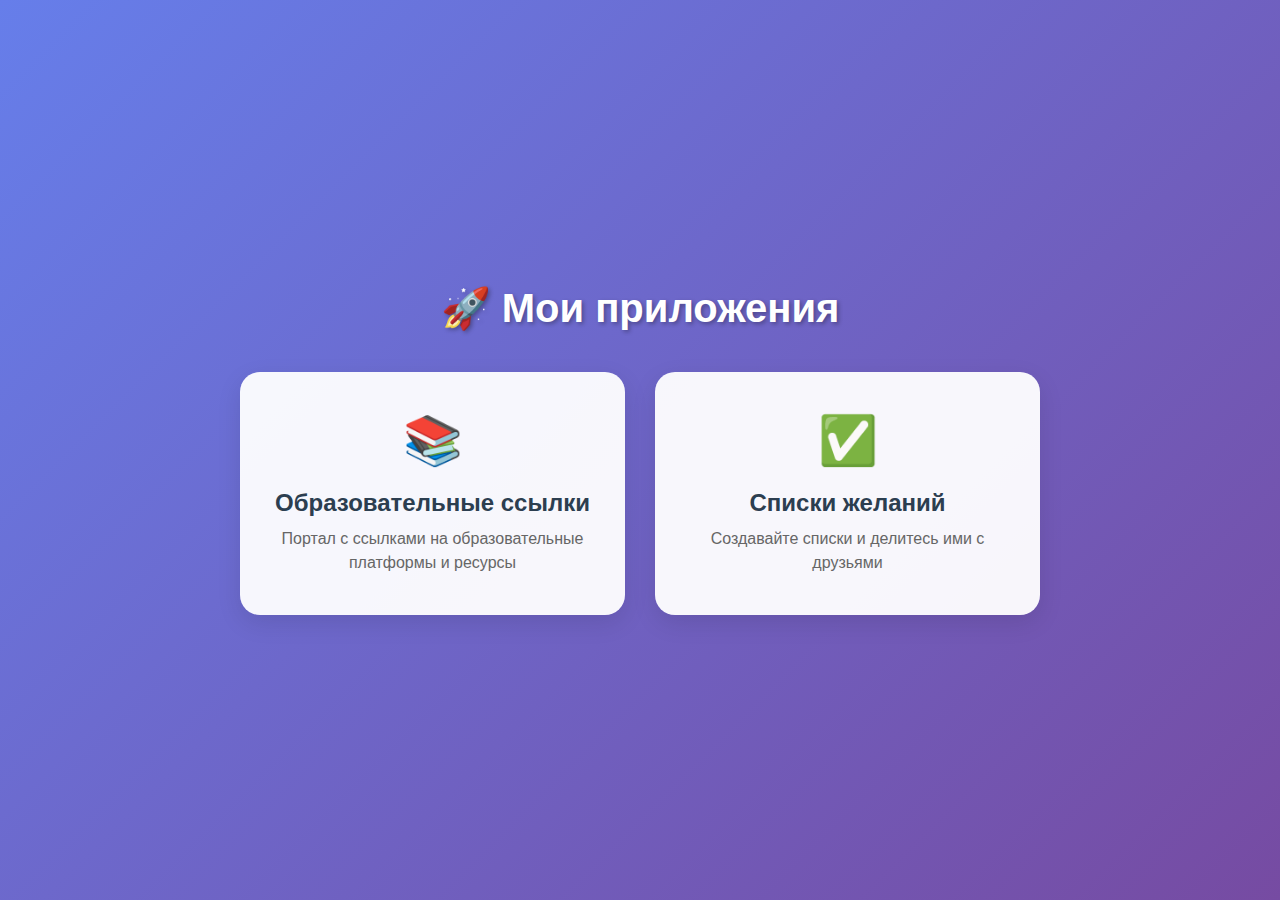
<file: index.html>
<!DOCTYPE html>
<html lang="ru">
<head>
    <meta charset="UTF-8">
    <meta name="viewport" content="width=device-width, initial-scale=1.0">
    <title>Мои приложения</title>
    <style>
        * {
            margin: 0;
            padding: 0;
            box-sizing: border-box;
        }
        body {
            font-family: -apple-system, BlinkMacSystemFont, 'Segoe UI', sans-serif;
            background: linear-gradient(135deg, #667eea 0%, #764ba2 100%);
            min-height: 100vh;
            display: flex;
            align-items: center;
            justify-content: center;
            padding: 20px;
        }
        .portal-container {
            text-align: center;
            color: white;
        }
        .portal-title {
            font-size: 2.5rem;
            margin-bottom: 40px;
            text-shadow: 2px 2px 4px rgba(0,0,0,0.3);
        }
        .apps-grid {
            display: grid;
            grid-template-columns: repeat(auto-fit, minmax(300px, 1fr));
            gap: 30px;
            max-width: 800px;
            margin: 0 auto;
        }
        .app-card {
            background: rgba(255,255,255,0.95);
            border-radius: 20px;
            padding: 40px 30px;
            text-decoration: none;
            color: #333;
            transition: all 0.3s ease;
            box-shadow: 0 8px 25px rgba(0,0,0,0.1);
        }
        .app-card:hover {
            transform: translateY(-10px);
            box-shadow: 0 15px 35px rgba(0,0,0,0.2);
        }
        .app-icon {
            font-size: 3rem;
            margin-bottom: 20px;
        }
        .app-name {
            font-size: 1.5rem;
            font-weight: 600;
            margin-bottom: 10px;
            color: #2c3e50;
        }
        .app-description {
            color: #666;
            line-height: 1.5;
        }
    </style>
</head>
<body>
    <div class="portal-container">
        <h1 class="portal-title">🚀 Мои приложения</h1>
        <div class="apps-grid">
            <a href="links-app/index.html" class="app-card">
                <div class="app-icon">📚</div>
                <h2 class="app-name">Образовательные ссылки</h2>
                <p class="app-description">Портал с ссылками на образовательные платформы и ресурсы</p>
            </a>
            
            <a href="todo-app/index.html" class="app-card">
                <div class="app-icon">✅</div>
                <h2 class="app-name">Списки желаний</h2>
                <p class="app-description">Создавайте списки и делитесь ими с друзьями</p>
            </a>
        </div>
    </div>
</body>
</html>
</file>
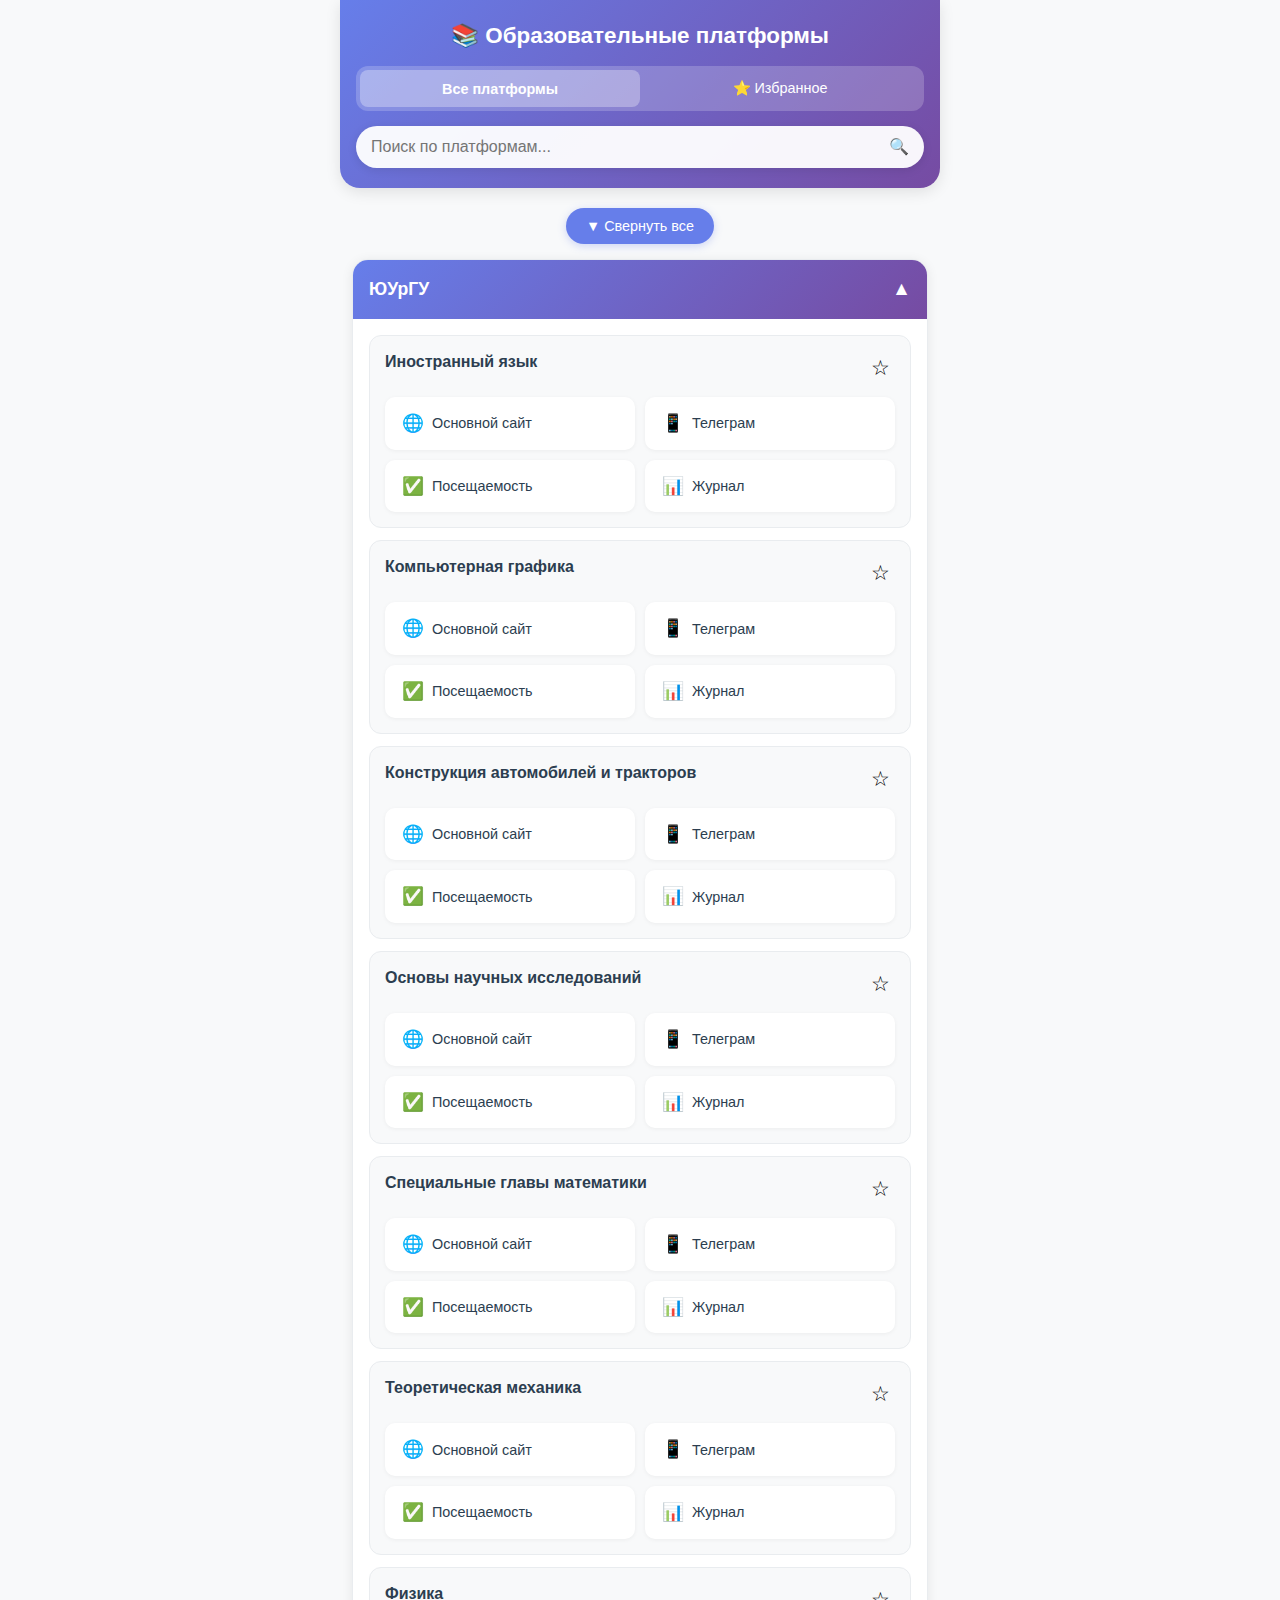
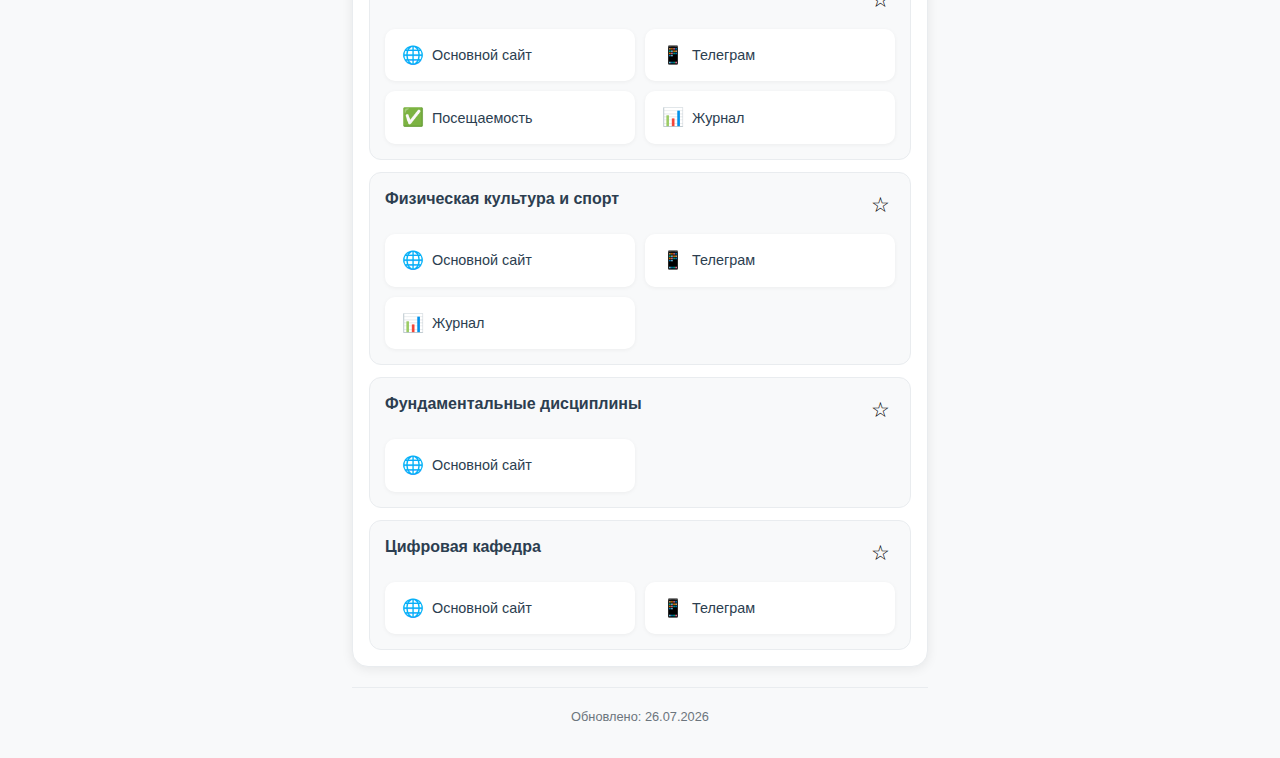
<file: links-app/index.html>
<!DOCTYPE html>
<html lang="ru">
<head>
    <meta charset="UTF-8">
    <meta name="viewport" content="width=device-width, initial-scale=1.0">
    <title>Educational Platforms</title>
    <link rel="stylesheet" href="style.css">
    <meta name="viewport" content="width=device-width, initial-scale=1.0, maximum-scale=1.0, user-scalable=no">
</head>
<body>
    <div class="container">
        <header class="header">
            <h1 class="title">📚 Образовательные платформы</h1>
            <div class="tabs">
                <button class="tab-btn active" data-tab="all">Все платформы</button>
                <button class="tab-btn" data-tab="favorites">⭐ Избранное</button>
            </div>
            <div class="search-container">
                <input type="text" id="searchInput" class="search-input" placeholder="Поиск по платформам...">
                <span class="search-icon">🔍</span>
            </div>
        </header>

        <div class="controls">
            <button id="toggleAll" class="btn-toggle">▼ Свернуть все</button>
        </div>

        <main id="platformsContainer" class="platforms-container">
            <div class="loading">Загрузка данных...</div>
        </main>

        <footer class="footer">
            <p>Обновлено: <span id="lastUpdate"></span></p>
        </footer>
    </div>

    <script src="script.js"></script>
</body>
</html>
</file>
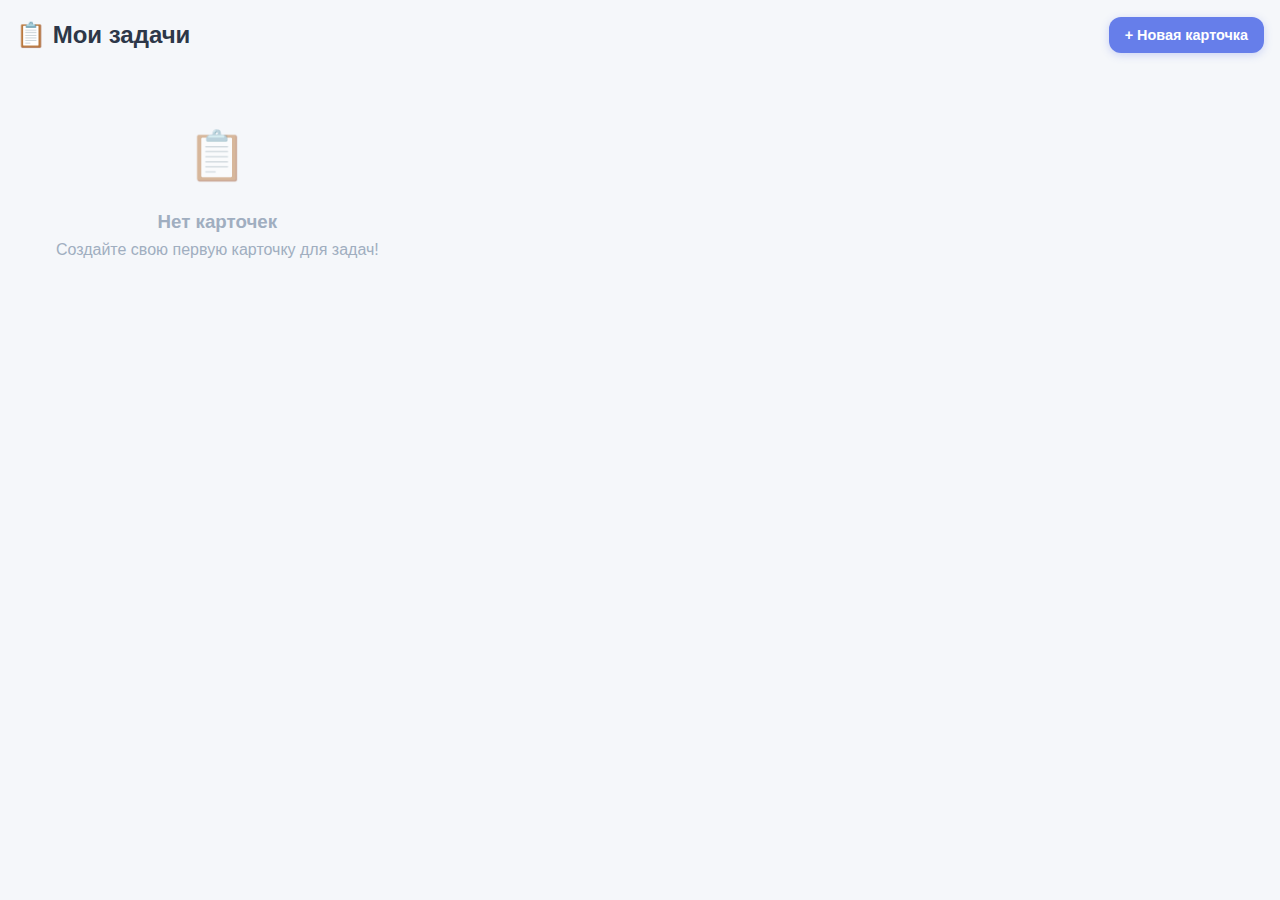
<file: todo-app/index.html>
<!DOCTYPE html>
<html lang="ru">
<head>
    <meta charset="UTF-8">
    <meta name="viewport" content="width=device-width, initial-scale=1.0">
    <title>Мои задачи</title>
    <link rel="stylesheet" href="style.css">
</head>
<body>
    <div class="app">
        <!-- Шапка -->
        <header class="header">
            <h1 class="title">📋 Мои задачи</h1>
            <button class="add-card-btn" id="addCardBtn">+ Новая карточка</button>
        </header>

        <!-- Основной контент -->
        <main class="main">
            <div class="cards-container" id="cardsContainer">
                <!-- Карточки будут добавляться здесь -->
            </div>
        </main>

        <!-- Модальное окно добавления карточки -->
        <div class="modal" id="cardModal">
            <div class="modal-content">
                <h3>Создать новую карточку</h3>
                <input type="text" id="cardTitleInput" placeholder="Название карточки" class="modal-input">
                <div class="modal-actions">
                    <button class="btn-secondary" id="cancelCardBtn">Отмена</button>
                    <button class="btn-primary" id="saveCardBtn">Создать</button>
                </div>
            </div>
        </div>

        <!-- Модальное окно добавления задачи -->
        <div class="modal" id="taskModal">
            <div class="modal-content">
                <h3>Добавить задачу</h3>
                <input type="text" id="taskTextInput" placeholder="Текст задачи" class="modal-input">
                <div class="modal-actions">
                    <button class="btn-secondary" id="cancelTaskBtn">Отмена</button>
                    <button class="btn-primary" id="saveTaskBtn">Добавить</button>
                </div>
            </div>
        </div>

        <!-- Модальное окно добавления подзадачи -->
        <div class="modal" id="subtaskModal">
            <div class="modal-content">
                <h3>Добавить подзадачу</h3>
                <input type="text" id="subtaskTextInput" placeholder="Текст подзадачи" class="modal-input">
                <div class="modal-actions">
                    <button class="btn-secondary" id="cancelSubtaskBtn">Отмена</button>
                    <button class="btn-primary" id="saveSubtaskBtn">Добавить</button>
                </div>
            </div>
        </div>

        <!-- Модальное окно вложений -->
        <div class="modal" id="attachmentModal">
            <div class="modal-content">
                <h3>Добавить вложение</h3>
                <select id="attachmentType" class="modal-input">
                    <option value="link">🔗 Ссылка</option>
                    <option value="document">📄 Документ</option>
                </select>
                <input type="text" id="attachmentTitle" placeholder="Название" class="modal-input">
                <input type="text" id="attachmentUrl" placeholder="URL или описание" class="modal-input">
                <div class="modal-actions">
                    <button class="btn-secondary" id="cancelAttachmentBtn">Отмена</button>
                    <button class="btn-primary" id="saveAttachmentBtn">Добавить</button>
                </div>
            </div>
        </div>
    </div>

    <script src="script.js"></script>
</body>
</html>
</file>
<file: links-app/style.css>
* {
    margin: 0;
    padding: 0;
    box-sizing: border-box;
    -webkit-tap-highlight-color: transparent;
}

body {
    font-family: -apple-system, BlinkMacSystemFont, 'Segoe UI', Roboto, Oxygen, Ubuntu, Cantarell, sans-serif;
    line-height: 1.4;
    color: #333;
    background: #f8f9fa;
    min-height: 100vh;
    padding: env(safe-area-inset-top) env(safe-area-inset-right) env(safe-area-inset-bottom) env(safe-area-inset-left);
}

.container {
    max-width: 100%;
    margin: 0 auto;
    padding: 12px;
    min-height: 100vh;
}

/* Header */
.header {
    background: linear-gradient(135deg, #667eea 0%, #764ba2 100%);
    margin: -12px -12px 20px -12px;
    padding: 20px 16px;
    border-radius: 0 0 20px 20px;
    color: white;
    box-shadow: 0 4px 15px rgba(0,0,0,0.1);
}

.title {
    font-size: 1.4rem;
    margin-bottom: 15px;
    text-align: center;
    font-weight: 600;
}

/* Tabs */
.tabs {
    display: flex;
    background: rgba(255,255,255,0.2);
    border-radius: 12px;
    padding: 4px;
    margin-bottom: 15px;
}

.tab-btn {
    flex: 1;
    padding: 10px;
    border: none;
    background: transparent;
    color: white;
    border-radius: 8px;
    cursor: pointer;
    font-size: 0.9rem;
    transition: all 0.3s ease;
}

.tab-btn.active {
    background: rgba(255,255,255,0.3);
    font-weight: 600;
}

.search-container {
    position: relative;
    max-width: 100%;
}

.search-input {
    width: 100%;
    padding: 12px 45px 12px 15px;
    border: none;
    border-radius: 25px;
    font-size: 16px;
    background: rgba(255,255,255,0.95);
    box-shadow: 0 2px 10px rgba(0,0,0,0.1);
}

.search-icon {
    position: absolute;
    right: 15px;
    top: 50%;
    transform: translateY(-50%);
    color: #667eea;
}

/* Controls */
.controls {
    text-align: center;
    margin-bottom: 15px;
}

.btn-toggle {
    background: #667eea;
    color: white;
    border: none;
    padding: 10px 20px;
    border-radius: 20px;
    font-size: 0.9rem;
    cursor: pointer;
    box-shadow: 0 2px 8px rgba(102, 126, 234, 0.3);
}

/* Platforms */
.platforms-container {
    margin-bottom: 20px;
}

.platform {
    background: white;
    border-radius: 16px;
    margin-bottom: 12px;
    box-shadow: 0 2px 12px rgba(0,0,0,0.08);
    overflow: hidden;
    border: 1px solid #e9ecef;
}

.platform-header {
    background: linear-gradient(135deg, #667eea, #764ba2);
    color: white;
    padding: 16px;
    cursor: pointer;
    display: flex;
    justify-content: space-between;
    align-items: center;
    transition: all 0.3s ease;
}

.platform-header:hover {
    background: linear-gradient(135deg, #5a6fd8, #6a4190);
}

.platform-name {
    font-size: 1.1rem;
    font-weight: 600;
    margin: 0;
}

.platform-icon {
    font-size: 1.2rem;
    transition: transform 0.3s ease;
}

.platform.expanded .platform-icon {
    transform: rotate(180deg);
}

/* Улучшенная анимация для контента */
.platform-content {
    max-height: 0;
    opacity: 0;
    overflow: hidden;
    transition: 
        max-height 0.4s cubic-bezier(0.4, 0, 0.2, 1),
        opacity 0.3s ease,
        padding 0.3s ease;
    padding: 0 16px;
}

.platform.expanded .platform-content {
    max-height: 5000px;
    opacity: 1;
    padding: 16px;
}

/* Terms */
.term {
    background: #f8f9fa;
    border-radius: 12px;
    padding: 15px;
    margin-bottom: 12px;
    border: 1px solid #e9ecef;
    transition: all 0.3s ease;
}

.term:last-child {
    margin-bottom: 0;
}

.term-header {
    display: flex;
    justify-content: space-between;
    align-items: flex-start;
    margin-bottom: 12px;
}

.term-names {
    flex: 1;
}

.term-full-name {
    font-weight: 600;
    color: #2c3e50;
    font-size: 1rem;
    margin-bottom: 4px;
}

.term-short-name {
    color: #667eea;
    font-size: 0.9rem;
    font-weight: 500;
}

/* Кнопка избранного */
.favorite-btn {
    background: none;
    border: none;
    font-size: 1.3rem;
    cursor: pointer;
    padding: 5px;
    margin-left: 10px;
    transition: all 0.3s ease;
    border-radius: 50%;
}

.favorite-btn:hover {
    background: rgba(255,255,255,0.5);
    transform: scale(1.1);
}

.favorite-btn.favorited {
    color: #ffd700;
    text-shadow: 0 0 10px rgba(255,215,0,0.5);
}

/* Links Grid */
.links-grid {
    display: grid;
    grid-template-columns: 1fr;
    gap: 10px;
}

.link-group {
    display: flex;
    flex-direction: column;
    gap: 8px;
}

.link-btn {
    display: flex;
    align-items: center;
    background: white;
    color: #333;
    text-decoration: none;
    padding: 12px 15px;
    border-radius: 10px;
    border: 2px solid transparent;
    transition: all 0.2s ease;
    font-size: 0.9rem;
    box-shadow: 0 1px 4px rgba(0,0,0,0.05);
}

.link-btn:hover {
    background: #f8f9fa;
    border-color: #667eea;
    transform: translateY(-1px);
    box-shadow: 0 2px 8px rgba(102, 126, 234, 0.15);
}

.link-btn:active {
    transform: translateY(0);
}

.link-icon {
    margin-right: 10px;
    font-size: 1.1rem;
    width: 20px;
    text-align: center;
}

.link-label {
    font-weight: 500;
    color: #2c3e50;
}

/* Loading */
.loading {
    text-align: center;
    color: #6c757d;
    padding: 40px 20px;
    font-size: 1rem;
}

/* Empty state */
.empty-state {
    text-align: center;
    color: #6c757d;
    padding: 40px 20px;
}

.empty-state .icon {
    font-size: 3rem;
    margin-bottom: 15px;
    opacity: 0.5;
}

/* Footer */
.footer {
    text-align: center;
    color: #6c757d;
    padding: 20px 0;
    font-size: 0.8rem;
    border-top: 1px solid #e9ecef;
    margin-top: 20px;
}

.hidden {
    display: none;
}

/* Анимации */
@keyframes fadeIn {
    from { 
        opacity: 0; 
        transform: translateY(10px); 
    }
    to { 
        opacity: 1; 
        transform: translateY(0); 
    }
}

.platform {
    animation: fadeIn 0.4s ease;
}

.term {
    animation: fadeIn 0.3s ease;
}

/* Адаптивность */
@media (max-width: 360px) {
    .container {
        padding: 8px;
    }
    
    .header {
        margin: -8px -8px 15px -8px;
        padding: 15px 12px;
    }
    
    .title {
        font-size: 1.2rem;
    }
    
    .platform-header {
        padding: 12px;
    }
    
    .term {
        padding: 12px;
    }
    
    .tabs {
        flex-direction: column;
        gap: 5px;
    }
}

@media (min-width: 768px) and (orientation: landscape) {
    .links-grid {
        grid-template-columns: repeat(2, 1fr);
    }
    
    .container {
        max-width: 600px;
        margin: 0 auto;
    }
}

/* Специфические стили для Telegram */
@media (max-width: 480px) {
    .search-input {
        font-size: 16px;
    }
    
    .link-btn {
        min-height: 44px;
    }
}
</file>
<file: todo-app/style.css>
* {
    margin: 0;
    padding: 0;
    box-sizing: border-box;
    -webkit-tap-highlight-color: transparent;
}

body {
    font-family: -apple-system, BlinkMacSystemFont, 'Segoe UI', Roboto, sans-serif;
    background: #f5f7fa;
    color: #2d3748;
    line-height: 1.6;
}

.app {
    max-width: 100%;
    min-height: 100vh;
    padding: 16px;
}

/* Шапка */
.header {
    display: flex;
    justify-content: space-between;
    align-items: center;
    margin-bottom: 24px;
    flex-wrap: wrap;
    gap: 12px;
}

.title {
    font-size: 1.5rem;
    font-weight: 700;
    color: #2d3748;
}

.add-card-btn {
    background: #667eea;
    color: white;
    border: none;
    padding: 10px 16px;
    border-radius: 12px;
    font-size: 0.9rem;
    font-weight: 600;
    cursor: pointer;
    transition: all 0.3s ease;
    box-shadow: 0 2px 8px rgba(102, 126, 234, 0.3);
}

.add-card-btn:hover {
    background: #5a67d8;
    transform: translateY(-1px);
    box-shadow: 0 4px 12px rgba(102, 126, 234, 0.4);
}

/* Контейнер карточек */
.cards-container {
    display: grid;
    grid-template-columns: repeat(auto-fill, minmax(300px, 1fr));
    gap: 20px;
}

/* Карточка */
.card {
    background: white;
    border-radius: 16px;
    padding: 20px;
    box-shadow: 0 4px 20px rgba(0, 0, 0, 0.08);
    border: 1px solid #e2e8f0;
    transition: all 0.3s ease;
}

.card:hover {
    transform: translateY(-2px);
    box-shadow: 0 8px 30px rgba(0, 0, 0, 0.12);
}

.card-header {
    display: flex;
    justify-content: space-between;
    align-items: flex-start;
    margin-bottom: 16px;
    padding-bottom: 12px;
    border-bottom: 2px solid #f7fafc;
}

.card-title {
    font-size: 1.2rem;
    font-weight: 600;
    color: #2d3748;
    flex: 1;
    margin-right: 10px;
}

.card-actions {
    display: flex;
    gap: 8px;
}

.btn-icon {
    background: none;
    border: none;
    cursor: pointer;
    padding: 6px;
    border-radius: 8px;
    transition: all 0.2s ease;
    font-size: 1rem;
}

.btn-icon:hover {
    background: #f7fafc;
}

/* Список задач */
.tasks-list {
    margin-bottom: 16px;
}

.task-item {
    background: #f8fafc;
    border-radius: 12px;
    padding: 12px;
    margin-bottom: 8px;
    border: 1px solid #e2e8f0;
    transition: all 0.2s ease;
}

.task-item:hover {
    background: #edf2f7;
}

.task-header {
    display: flex;
    align-items: flex-start;
    gap: 10px;
    margin-bottom: 8px;
}

.task-checkbox {
    width: 20px;
    height: 20px;
    border-radius: 6px;
    border: 2px solid #cbd5e0;
    cursor: pointer;
    margin-top: 2px;
    flex-shrink: 0;
}

.task-text {
    flex: 1;
    font-size: 0.95rem;
    line-height: 1.4;
}

.task-item.completed .task-text {
    text-decoration: line-through;
    color: #a0aec0;
}

.task-actions {
    display: flex;
    gap: 4px;
    flex-shrink: 0;
}

/* Подзадачи */
.subtasks-list {
    margin: 8px 0 0 30px;
    border-left: 2px solid #e2e8f0;
    padding-left: 12px;
}

.subtask-item {
    display: flex;
    align-items: center;
    gap: 8px;
    padding: 6px 0;
    border-bottom: 1px solid #f1f5f9;
}

.subtask-item:last-child {
    border-bottom: none;
}

.subtask-checkbox {
    width: 16px;
    height: 16px;
    border-radius: 4px;
    border: 2px solid #cbd5e0;
    cursor: pointer;
    flex-shrink: 0;
}

.subtask-text {
    font-size: 0.85rem;
    color: #4a5568;
    flex: 1;
}

.subtask-item.completed .subtask-text {
    text-decoration: line-through;
    color: #a0aec0;
}

/* Вложения */
.attachments-list {
    margin-top: 12px;
}

.attachment-item {
    display: flex;
    align-items: center;
    gap: 8px;
    padding: 8px;
    background: white;
    border-radius: 8px;
    margin-bottom: 6px;
    border: 1px solid #e2e8f0;
    font-size: 0.85rem;
}

.attachment-icon {
    font-size: 1rem;
    flex-shrink: 0;
}

.attachment-content {
    flex: 1;
    min-width: 0;
}

.attachment-title {
    font-weight: 500;
    color: #2d3748;
    white-space: nowrap;
    overflow: hidden;
    text-overflow: ellipsis;
}

.attachment-url {
    color: #667eea;
    font-size: 0.8rem;
    white-space: nowrap;
    overflow: hidden;
    text-overflow: ellipsis;
}

/* Кнопки добавления */
.add-buttons {
    display: flex;
    flex-direction: column;
    gap: 8px;
    margin-top: 12px;
}

.add-task-btn, .add-subtask-btn, .add-attachment-btn {
    background: #f7fafc;
    border: 1px dashed #cbd5e0;
    color: #718096;
    padding: 10px 12px;
    border-radius: 8px;
    cursor: pointer;
    font-size: 0.9rem;
    transition: all 0.2s ease;
    text-align: center;
}

.add-task-btn:hover, .add-subtask-btn:hover, .add-attachment-btn:hover {
    background: #edf2f7;
    border-color: #667eea;
    color: #667eea;
}

/* Модальные окна */
.modal {
    display: none;
    position: fixed;
    top: 0;
    left: 0;
    width: 100%;
    height: 100%;
    background: rgba(0, 0, 0, 0.5);
    z-index: 1000;
    align-items: center;
    justify-content: center;
    padding: 20px;
    backdrop-filter: blur(4px);
}

.modal-content {
    background: white;
    border-radius: 16px;
    padding: 24px;
    width: 100%;
    max-width: 400px;
    box-shadow: 0 20px 60px rgba(0, 0, 0, 0.2);
    animation: modalSlideIn 0.3s ease;
}

@keyframes modalSlideIn {
    from {
        opacity: 0;
        transform: translateY(-20px) scale(0.95);
    }
    to {
        opacity: 1;
        transform: translateY(0) scale(1);
    }
}

.modal-content h3 {
    margin-bottom: 16px;
    color: #2d3748;
    font-size: 1.2rem;
}

.modal-input {
    width: 100%;
    padding: 12px 16px;
    border: 2px solid #e2e8f0;
    border-radius: 12px;
    font-size: 1rem;
    margin-bottom: 16px;
    transition: border-color 0.2s ease;
}

.modal-input:focus {
    border-color: #667eea;
    outline: none;
}

.modal-actions {
    display: flex;
    gap: 12px;
    justify-content: flex-end;
}

.btn-primary {
    background: #667eea;
    color: white;
    border: none;
    padding: 10px 20px;
    border-radius: 10px;
    cursor: pointer;
    font-size: 0.9rem;
    font-weight: 600;
    transition: all 0.2s ease;
}

.btn-primary:hover {
    background: #5a67d8;
    transform: translateY(-1px);
}

.btn-secondary {
    background: #f7fafc;
    color: #4a5568;
    border: 1px solid #e2e8f0;
    padding: 10px 20px;
    border-radius: 10px;
    cursor: pointer;
    font-size: 0.9rem;
    font-weight: 600;
    transition: all 0.2s ease;
}

.btn-secondary:hover {
    background: #edf2f7;
}

/* Статистика */
.card-stats {
    display: flex;
    justify-content: space-between;
    font-size: 0.8rem;
    color: #718096;
    margin-top: 12px;
    padding-top: 12px;
    border-top: 1px solid #e2e8f0;
}

/* Адаптивность */
@media (max-width: 768px) {
    .app {
        padding: 12px;
    }
    
    .header {
        flex-direction: column;
        align-items: stretch;
        gap: 16px;
    }
    
    .cards-container {
        grid-template-columns: 1fr;
        gap: 16px;
    }
    
    .card-header {
        flex-direction: column;
        gap: 12px;
    }
    
    .card-actions {
        align-self: flex-end;
    }
    
    .modal-content {
        margin: 10px;
        padding: 20px;
    }
    
    .subtasks-list {
        margin-left: 20px;
    }
}

@media (max-width: 480px) {
    .task-header {
        flex-direction: column;
        gap: 8px;
    }
    
    .task-actions {
        align-self: flex-end;
    }
    
    .modal-actions {
        flex-direction: column;
    }
}

/* Утилиты */
.hidden {
    display: none !important;
}

.empty-state {
    text-align: center;
    padding: 40px 20px;
    color: #a0aec0;
}

.empty-state .icon {
    font-size: 3rem;
    margin-bottom: 12px;
    opacity: 0.5;
}
</file>
